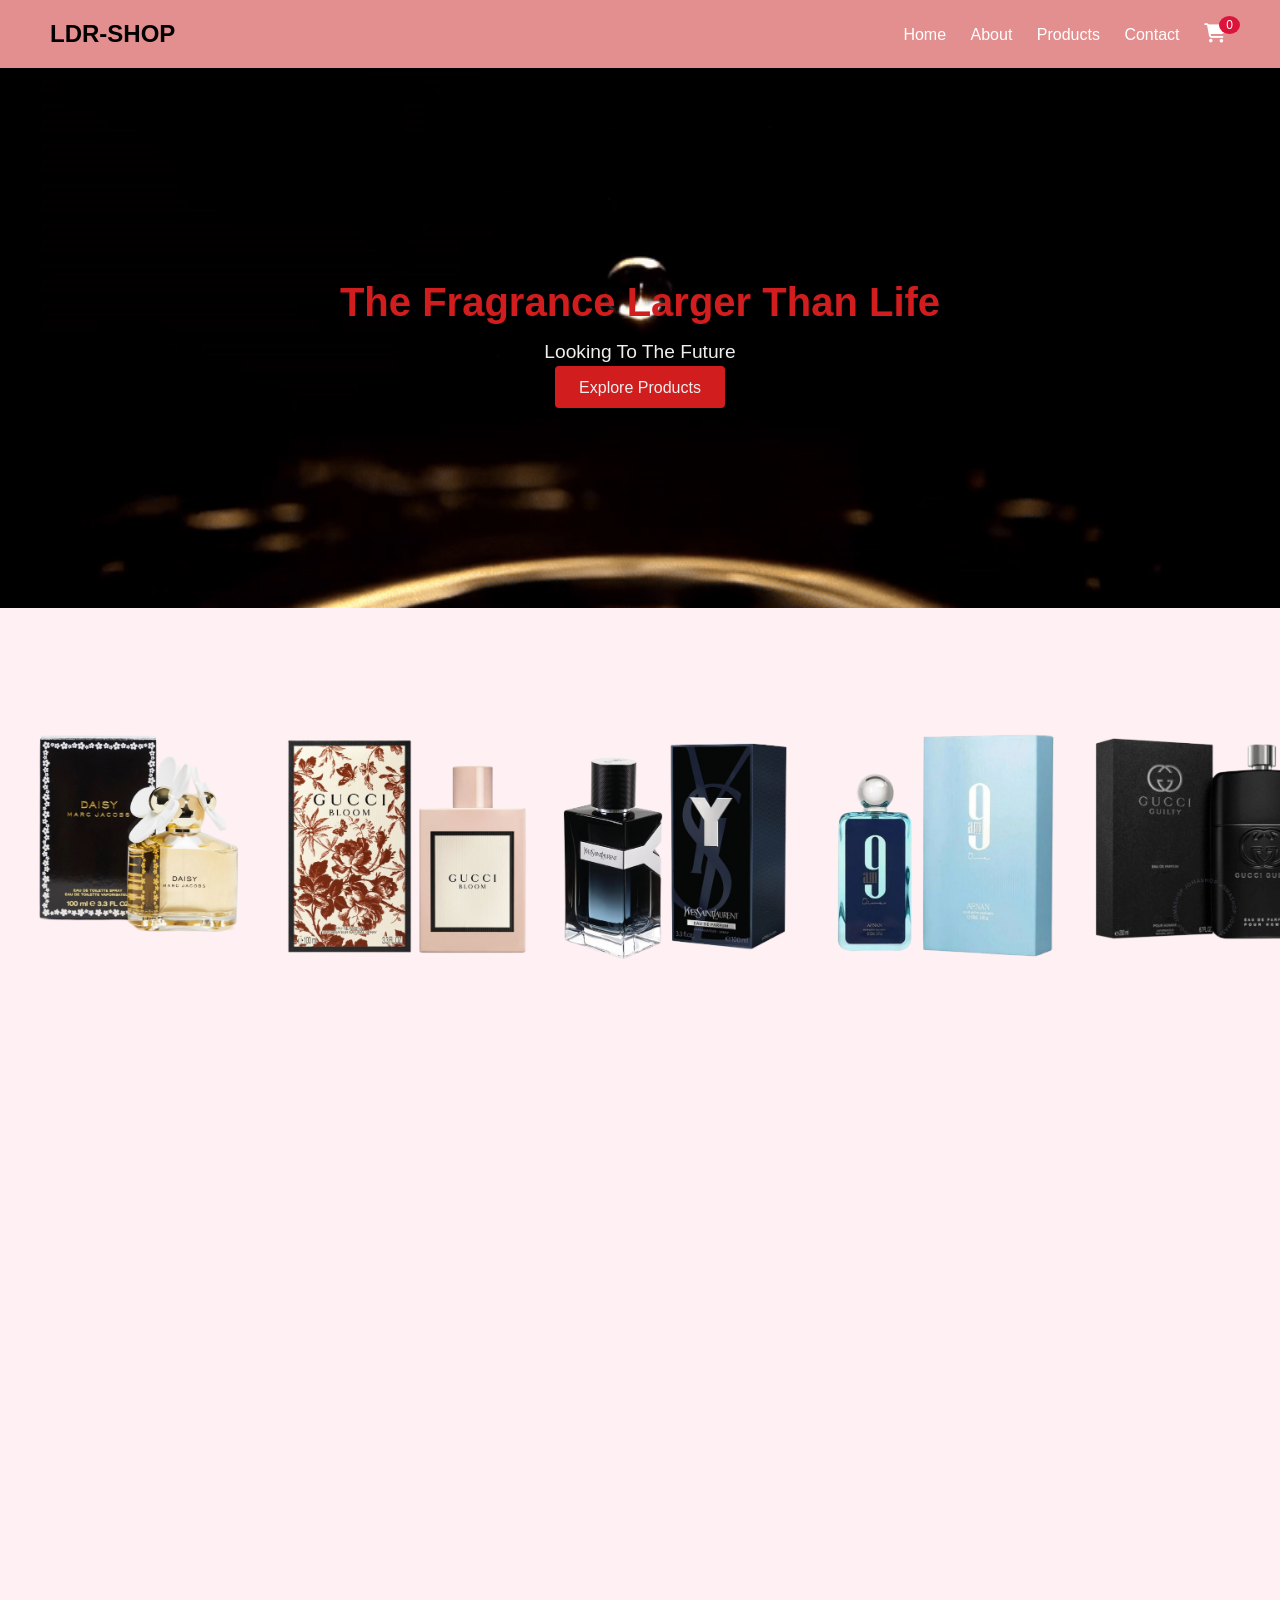
<file: index.html>
<!DOCTYPE html>
<html lang="en">
<head>
  <meta charset="UTF-8" />
  <meta name="viewport" content="width=device-width, initial-scale=1.0"/>
  <title>LDR-SHOP</title>
  <link rel="stylesheet" href="style.css" />
  <link href="https://unpkg.com/aos@2.3.1/dist/aos.css" rel="stylesheet" />
  <link rel="stylesheet" href="https://cdnjs.cloudflare.com/ajax/libs/font-awesome/6.4.0/css/all.min.css"/>

</head>
<body>
  <!-- Navbar -->
  <header class="navbar">
    <div class="logo">LDR-SHOP</div>
    <nav class="nav-links" id="navLinks">
      <a href="index.html">Home</a>
      <a href="index.html#about">About</a>
      <a href="products.html" class="active">Products</a>
      <a href="index.html#contact">Contact</a>
      <a href="cart.html" class="cart-link">
        <i class="fas fa-shopping-cart"></i>
        <span id="cart-count" class="cart-badge">0</span>
      </a>
    </nav>
    <div class="menu-toggle" id="menuToggle">
      <i class="fas fa-bars"></i>
    </div>
  </header>

  <!-- Hero Section -->
  <section class="hero" data-aos="fade-up" data-aos-duration="1000">
    <div class="hero-content">
      <h1>The Fragrance Larger Than Life</h1>
      <p>Looking To The Future</p>
      <a href="products.html" class="btn">Explore Products</a>
    </div>
  </section>

  <!-- Carousel -->
  <section class="carousel-section" data-aos="zoom-in" data-aos-delay="200">
    <div class="carousel-container" id="carousel">
      <img src="image/Marc Jacobs Daisyft box.png" alt="Marc Jacobs Perfume" />
      <img src="image/GUCCI Bloom ft box.png" alt="GUCCI Bloom Perfume" />
      <img src="image/YSL Y box.png" alt="YSL Y Perfume" />
      <img src="image/Afnan 9am ft box.png" alt="Afnan 9am Perfume" />
      <img src="image/Gucci Guilty ft box.png" alt="Gucci Guilty Perfume" />
    </div>
  </section>

  <!-- About -->
  <section id="about" class="about" data-aos="fade-left" data-aos-duration="1000">
    <div class="about-text">
      <h2>About LDR-SHOP</h2>
      <p>LDR-SHOP Sell only online shop.</p>
    </div>
    <div class="about-image">
      <img src="image/about.png" alt="Perfume Bottle"/>
    </div>
  </section>
  <section class="why-choose-us" data-aos="fade-up" data-aos-duration="1000">
  <div class="container text-center">
    <h2>Why Choose LDR-SHOP ?</h2>
    <div class="features">
      <div class="feature-box" data-aos="flip-left" data-aos-delay="200">
        <i class="fas fa-star"></i>
        <h4>Top-Quality Perfumes</h4>
        <p>We provide authentic, long-lasting fragrances from trusted global brands.</p>
      </div>
      <div class="feature-box" data-aos="flip-left" data-aos-delay="200">
        <i class="fas fa-shipping-fast"></i>
        <h4>Fast & Secure Delivery</h4>
        <p>Nationwide shipping with safe packaging ensures your order arrives in perfect condition.</p>
      </div>
      <div class="feature-box" data-aos="flip-left" data-aos-delay="200">
        <i class="fas fa-tags"></i>
        <h4>Affordable Luxury</h4>
        <p>Enjoy competitive pricing and seasonal discounts on all your favorite scents.</p>
      </div>
      <div class="feature-box" data-aos="flip-left" data-aos-delay="200">
        <i class="fas fa-headset"></i>
        <h4>Customer Support</h4>
        <p>Our team is here to help with any questions — before or after your purchase.</p>
      </div>
    </div>
  </div>
</section>
<section class="reviews" data-aos="fade-up" data-aos-duration="1000">
  <div class="container text-center">
    <h2>What Our Customers Say</h2>
    <div class="review-boxes">
      <div class="review" data-aos="fade-up" data-aos-delay="300">
        <p>"Absolutely love the fragrance! It lasts all day and the packaging was beautiful."</p>
        <h5>- Sokunthy, Phnom Penh</h5>
      </div>
     <div class="review" data-aos="fade-up" data-aos-delay="300">
        <p>"Easy to order and fast delivery. Highly recommend LDR-SHOP. to friends."</p>
        <h5>- Dara, Siem Reap</h5>
      </div>
     <div class="review" data-aos="fade-up" data-aos-delay="300">
        <p>"Amazing service and great value for money. I’ll be back for more."</p>
        <h5>- Lina, Battambang</h5>
      </div>
    </div>
  </div>
</section>
<section class="founder" data-aos="fade-in" data-aos-delay="100" data-aos-duration="1200">
  <div class="container text-center">
    <img src="image/ezgif-17fa95ae6c60b3.gif" alt="Founder" class="founder-img"/>
    <blockquote>
      “I started LDR-SHOP. to bring quality, luxury perfumes to every corner of Cambodia.
      Your confidence starts with your scent.”
    </blockquote>
  </div>
</section>
<!-- Contact -->
<section class="contact" id="contact" data-aos="fade-up" data-aos-duration="1000">
  <div class="container text-center">
    <h2>Contact Us</h2>
    <p>We’d love to hear from you! Reach us anytime.</p>

    <div class="contact-wrapper">
      <!-- Contact Info -->
      <div class="contact-info">
        <p><i class="fas fa-phone"></i> +855 98 765 432</p>
        <p><i class="fas fa-envelope"></i> support@ldr-shop.com</p>
        <div class="socials">
          <a href="https://www.facebook.com/share/14ERQzgQLar/?mibextid=wwXIfr"><i class="fab fa-facebook"></i></a>
          <a href="https://t.me/irene3iee"><i class="fab fa-telegram"></i></a>
          <a href="https://www.instagram.com/phors_da_?igsh=c2JlaWpzZnFzdHgx&utm_source=qr"><i class="fab fa-instagram"></i></a>
        </div>
      </div>

      <!-- Contact Form -->
       <form class="contact-form" action="thankyou.html" method="POST">
  <input type="text" name="name" placeholder="Your Name" required />
  <input type="email" name="email" placeholder="Your Email" required />
  <textarea name="message" placeholder="Your Message" rows="5" required></textarea>
  <button type="submit" class="btn">Send Message</button>
</form>
    </div>
  </div>
</section>
  <script src="https://unpkg.com/aos@2.3.1/dist/aos.js"></script>
  <script>
    AOS.init();
    const menuToggle = document.getElementById('menuToggle');
    const navLinks = document.getElementById('navLinks');
    menuToggle.addEventListener('click', () => {
      navLinks.classList.toggle('active');
    });
  </script>
</body>
</html>
</file>
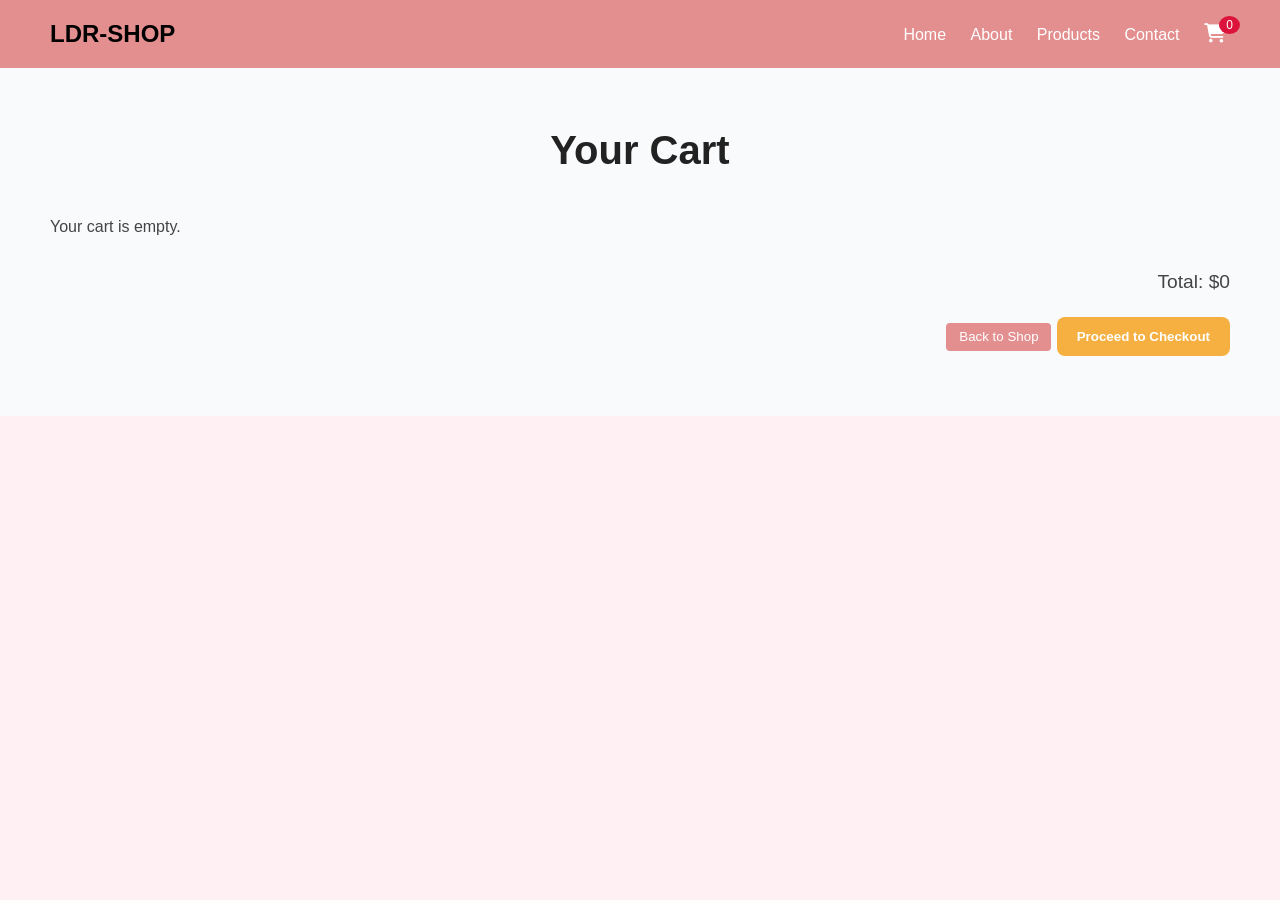
<file: cart.html>
<!DOCTYPE html>
<html lang="en">
<head>
  <meta charset="UTF-8" />
  <meta name="viewport" content="width=device-width, initial-scale=1.0"/>
  <title>LDR-SHOP - Cart</title>
  <link rel="stylesheet" href="style.css" />
  <link rel="stylesheet" href="https://cdnjs.cloudflare.com/ajax/libs/font-awesome/6.4.0/css/all.min.css"/>

</head>
<body>
   <!-- Navbar -->
  <header class="navbar">
    <div class="logo">LDR-SHOP</div>
    <nav class="nav-links" id="navLinks">
      <a href="index.html">Home</a>
      <a href="index.html#about">About</a>
      <a href="products.html" class="active">Products</a>
      <a href="index.html#contact">Contact</a>
      <a href="cart.html" class="cart-link">
        <i class="fas fa-shopping-cart"></i>
        <span id="cart-count" class="cart-badge">0</span>
      </a>
    </nav>
    <div class="menu-toggle" id="menuToggle">
      <i class="fas fa-bars"></i>
    </div>
  </header>

  <!-- Cart Section -->
  <section class="cart-section">
    <h2>Your Cart</h2>
    <div class="cart-items" id="cart-items">
      <!-- Cart items will be dynamically inserted here -->
    </div>
    <div class="cart-summary">
      <p>Total: $<span id="cart-total">0</span></p>
      <button class="back-btn" onclick="location.href='products.html'">Back to Shop</button>
      <button type="button" onclick="location.href='checkout.html'" class="checkout-btn">
       Proceed to Checkout
      </button>
      

    </div>
  </section>

  <script src="script.js"></script>
</body>
</html>
</file>
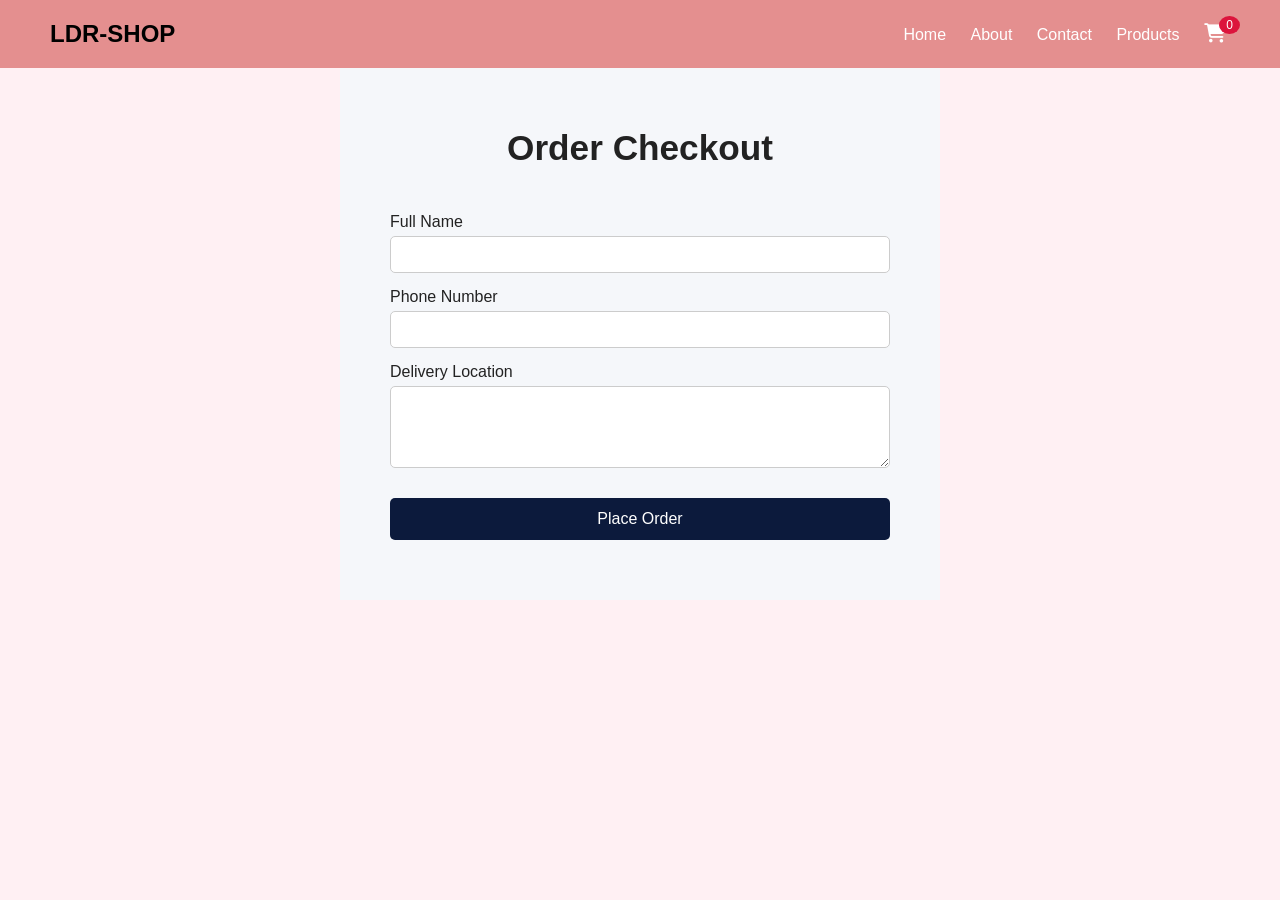
<file: checkout.html>
<!DOCTYPE html>
<html lang="en">
<head>
  <meta charset="UTF-8" />
  <meta name="viewport" content="width=device-width, initial-scale=1.0"/>
  <title>LDR-SHOP - Checkout</title>
  <link rel="stylesheet" href="style.css" />
  <link rel="stylesheet" href="https://cdnjs.cloudflare.com/ajax/libs/font-awesome/6.4.0/css/all.min.css"/>

</head>
<body>
  <!-- Navbar -->
  <header class="navbar">
    <div class="logo">LDR-SHOP</div>
    <nav class="nav-links">
      <a href="index.html">Home</a>
      <a href="index.html#about">About</a>
      <a href="index.html#contact">Contact</a>
      <a href="products.html">Products</a>
    <a href="cart.html" class="cart-link">
  <i class="fas fa-shopping-cart"></i>
  <span id="cart-count" class="cart-badge">0</span>
</a>

    </nav>
  </header>

  <!-- Checkout Section -->
  <section class="checkout-form">
    <h2>Order Checkout</h2>
    <form id="orderForm" onsubmit="submitOrder(event)">
      <label>Full Name</label>
      <input type="text" id="name" required />

      <label>Phone Number</label>
      <input type="tel" id="phone" required pattern="[0-9]{8,15}" />

      <label>Delivery Location</label>
      <textarea id="location" rows="4" required></textarea>

      <button type="submit">Place Order</button>
    </form>
    <div id="order-confirmation" style="display: none;">
      <h3>Thank you! Your order has been placed.</h3>
    </div>
  </section>

  <script src="script.js"></script>
</body>
</html>
</file>
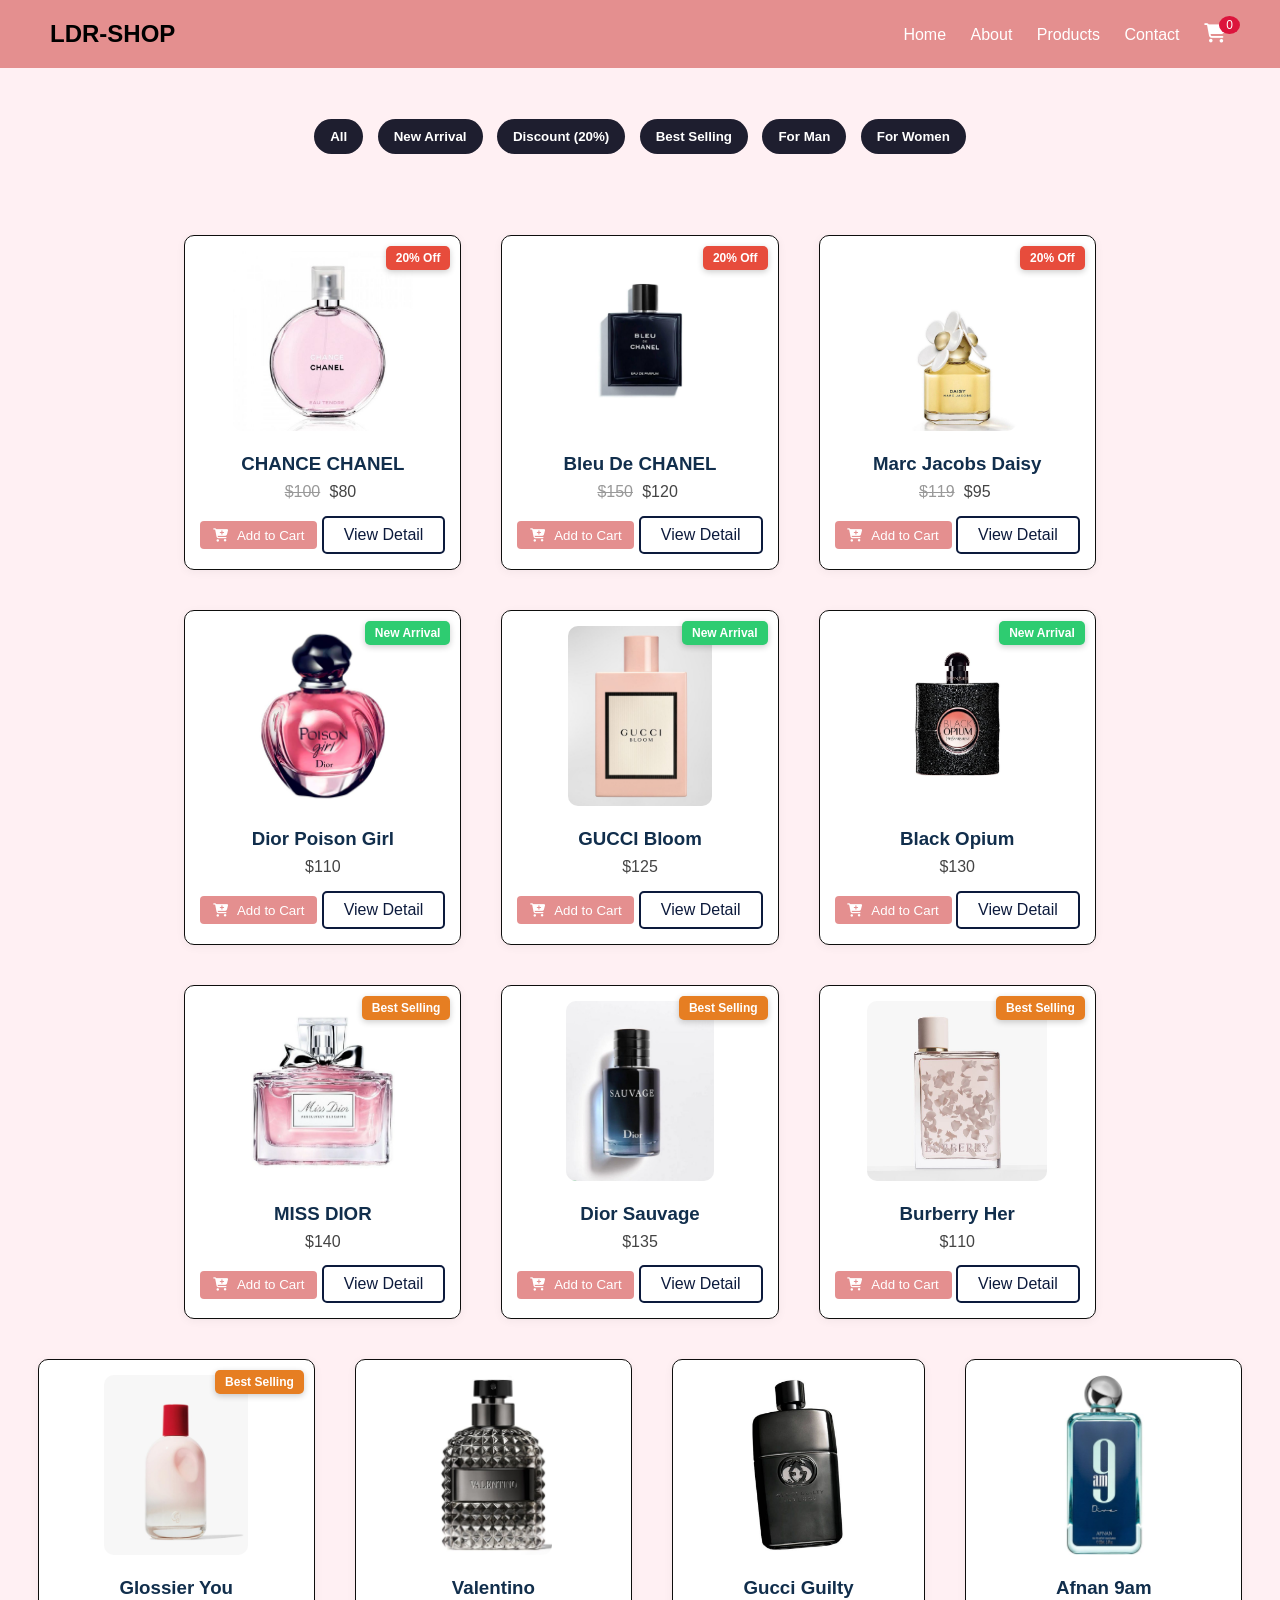
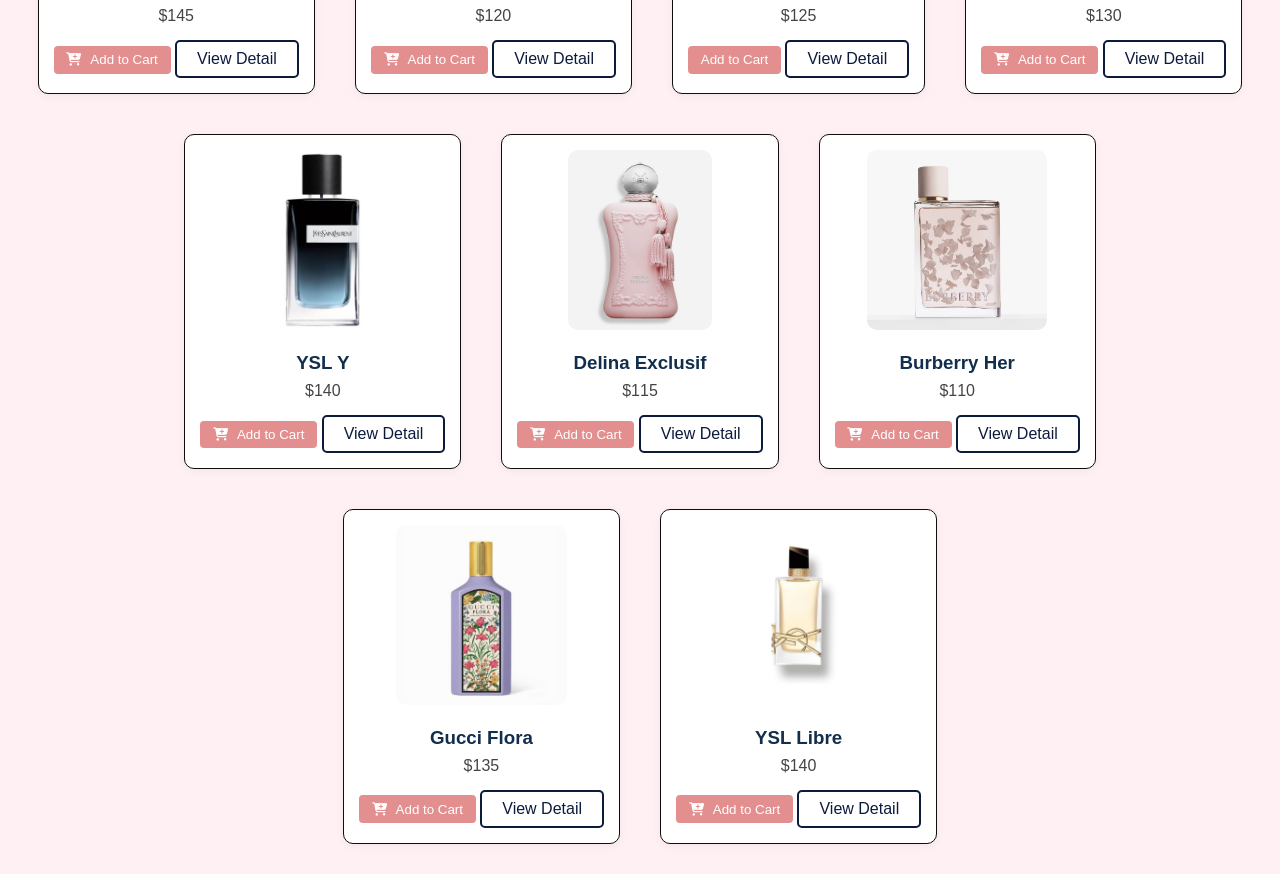
<file: products.html>
<!DOCTYPE html>
<html lang="en">
<head>
  <meta charset="UTF-8" />
  <meta name="viewport" content="width=device-width, initial-scale=1.0"/>
  <title>LDR-SHOP - All Products</title>
  <link rel="stylesheet" href="style.css" />
  <link href="https://unpkg.com/aos@2.3.1/dist/aos.css" rel="stylesheet" />
  <link rel="stylesheet" href="https://cdnjs.cloudflare.com/ajax/libs/font-awesome/6.4.0/css/all.min.css"/>
</head>
<body>
   <!-- Navbar -->
  <header class="navbar">
    <div class="logo">LDR-SHOP</div>
    <nav class="nav-links" id="navLinks">
      <a href="index.html">Home</a>
      <a href="index.html#about">About</a>
      <a href="products.html" class="active">Products</a>
      <a href="index.html#contact">Contact</a>
      <a href="cart.html" class="cart-link">
        <i class="fas fa-shopping-cart"></i>
        <span id="cart-count" class="cart-badge">0</span>
      </a>
    </nav>
    <div class="menu-toggle" id="menuToggle">
      <i class="fas fa-bars"></i>
    </div>
  </header>

<div class="filter-buttons">
  <button onclick="filterProducts('all')">All</button>
  <button onclick="filterProducts('new')">New Arrival</button>
  <button onclick="filterProducts('discount')">Discount (20%)</button>
  <button onclick="filterProducts('best')">Best Selling</button>
  <button onclick="filterProducts('man')">For Man</button>
  <button onclick="filterProducts('woman')">For Women</button>
</div>
<div id="product-section" class="product-scroll-container">
  <div class="product-discount" data-name="CHANCE CHANEL" data-price="80" data-img="image/Style Me Pretty Editors Signature Scents.jpg">
      <div class="product-label discount">20% Off</div>
    <img src="image/Style Me Pretty Editors Signature Scents.jpg" alt="CHANCE CHANEL">
    <h3>CHANCE CHANEL</h3>
    <p><del>$100</del> $80 <span class="discount"></span></p>
    <button onclick="addToCart('CHANCE CHANEL', 80, 'image/CHANCE CHANEL.jpg')">
     <i class="fas fa-cart-plus"></i> Add to Cart</button>
    <a class="btn-outline" href="product-detail.html?title=CHANCE CHANEL&price=80&image=image/CHANCE CHANEL.jpg">View Detail</a>
  </div>
  <div class="product-discount" data-name="Bleu De CHANEL" data-price="120" data-img="image/Eau De Parfum Spray Bleu De CHANEL 50ml.jpg">
    <div class="product-label discount">20% Off</div>
    <img src="image/Eau De Parfum Spray Bleu De CHANEL 50ml.jpg" alt="Discount Perfume 2">
    <h3>Bleu De CHANEL</h3>
    <p><del>$150</del> $120 <span class="discount"></span></p>
    <button onclick="addToCart('Bleu De CHANEL', 120, 'image/BLUE DE.jpg')"> 
    <i class="fas fa-cart-plus"></i> Add to Cart</button>
    <a class="btn-outline" href="product-detail.html?title=Bleu De CHANEL&price=120&image=image/BLUE DE.jpg">View Detail</a>
  </div>
  <div class="product-discount" data-name="Marc Jacobs Daisy" data-price="95" data-img="image/DAISY.jpg">
    <div class="product-label discount">20% Off</div>
    <img src="image/DAISY.jpg" alt="Marc Jacobs Daisy">
    <h3>Marc Jacobs Daisy</h3>
    <p><del>$119</del> $95 <span class="discount"></span></p>
    <button onclick="addToCart('Marc Jacobs Daisy', 95, 'image/DAISY.jpg')">
   <i class="fas fa-cart-plus"></i> Add to Cart</button>
    <a class="btn-outline" href="product-detail.html?title=Marc Jacobs Daisy&price=95&image=image/Daisy Marc Jacobs.jpg">View Detail</a>
  </div>
  <div class="product-new" data-name="Dior Poison Girl" data-price="110" data-img="image/Perfume Dior Poison Girl Eau De Parfum 100ml Para Mulheres.jpg">
     <div class="product-label new">New Arrival</div>
    <img src="image/Perfume Dior Poison Girl Eau De Parfum 100ml Para Mulheres.jpg" alt="Dior Poison Girl">
    <h3>Dior Poison Girl</h3>
    <p>$110</p>
    <button onclick="addToCart('Dior Poison Girl', 110, 'image/Perfume Dior Poison Girl Eau De Parfum 100ml Para Mulheres.jpg')">
    <i class="fas fa-cart-plus"></i> Add to Cart</button>
    <a class="btn-outline" href="product-detail.html?title=Dior Poison Girl&price=110&image=image/poison girl dior.jpg">View Detail</a>
  </div>
  <div class="product-new" data-name="GUCCI Bloom" data-price="125" data-img="image/GUCCI Bloom.jpg">
   <div class="product-label new">New Arrival</div>
   <img src="image/GUCCI Bloom.jpg" alt="GUCCI Bloom">
    <h3>GUCCI Bloom</h3>
    <p>$125</p>
    <button onclick="addToCart('GUCCI Bloom', 125, 'image/GUCCI Bloom.jpg')">
     <i class="fas fa-cart-plus"></i> Add to Cart</button>
    <a class="btn-outline" href="product-detail.html?title=GUCCI Bloom&price=125&image=image/Bloom.jpg">View Detail</a>
  </div>
  <div class="product-new" data-name="Black Opium" data-price="130" data-img="image/Black Opium.jpg">
     <div class="product-label new">New Arrival</div>
    <img src="image/Black Opium.jpg" alt="Black Opium">
    <h3>Black Opium</h3>
    <p>$130</p>
    <button onclick="addToCart('Black Opium', 130, 'image/Black Opium.jpg')">
       <i class="fas fa-cart-plus"></i> Add to Cart</button>
    <a class="btn-outline" href="product-detail.html?title=Black Opium&price=130&image=image/Black Opium YSL.jpg">View Detail</a>
  </div>

  <!-- Best Selling -->
  <div class="product-best" data-name="MISS DIOR" data-price="140" data-img="image/MISS DIOR.jpg">
    <div class="product-label best">Best Selling</div>
    <img src="image/MISS DIOR.jpg" alt="MISS DIOR">
    <h3>MISS DIOR</h3>
    <p>$140</p>
    <button onclick="addToCart('MISS DIOR', 140, 'image/MISS DIOR.jpg')">
       <i class="fas fa-cart-plus"></i> Add to Cart</button>
    <a class="btn-outline" href="product-detail.html?title=MISS DIOR&price=140&image=image/Miss Dior Blooming Bouquet perfume.jpg">View Detail</a>
  </div>
  <div class="product-best" data-name="Dior Sauvage" data-price="135" data-img="image/ok.jpg">
    <div class="product-label best">Best Selling</div>
    <img src="image/ok.jpg" alt="Dior Sauvage">
    <h3>Dior Sauvage</h3>
    <p>$135</p>
    <button onclick="addToCart('Dior Sauvage', 135, 'image/ok.jpg')">
       <i class="fas fa-cart-plus"></i> Add to Cart</button>
    <a class="btn-outline" href="product-detail.html?title=Dior Sauvage&price=135&image=image/Dior Sauvage.jpg">View Detail</a>
  </div>
   <div class="product-best" data-name="Burberry Her" data-price="110" data-img="image/buberry her.jpg">
    <div class="product-label best">Best Selling</div>
    <img src="image/buberry her.jpg" alt="Burberry Her">
    <h3>Burberry Her</h3>
    <p>$110</p>
    <button onclick="addToCart('Burberry Her', 110, 'image/buberry her.jpg')">
       <i class="fas fa-cart-plus"></i> Add to Cart</button>
    <a class="btn-outline" href="product-detail.html?title=Burberry Her&price=110&image=image/buberry her.jpg">View Detail</a>
  </div>
  <div class="product-best" data-name="Glossier You" data-price="145" data-img="image/Glossier You.jpg">
    <div class="product-label best">Best Selling</div>
    <img src="image/Glossier You.jpg" alt="Glossier You">
    <h3>Glossier You</h3>
    <p>$145</p>
    <button onclick="addToCart('Glossier You', 145, 'image/You Glossier.jpg')">
       <i class="fas fa-cart-plus"></i> Add to Cart</button>
    <a class="btn-outline" href="product-detail.html?title=Glossier You&price=145&image=image/You Glossier.jpg">View Detail</a>
  </div>

  <!-- For Man -->
  <div class="product-man" data-name="Valentino" data-price="120" data-img="image/Cologne for Men _ Nordstrom.jpg">
    <img src="image/Cologne for Men _ Nordstrom.jpg" alt="Valentino">
    <h3>Valentino</h3>
    <p>$120</p>
    <button onclick="addToCart('Valentino', 120, 'image/Cologne for Men _ Nordstrom.jpg')">
       <i class="fas fa-cart-plus"></i> Add to Cart</button>
    <a class="btn-outline" href="product-detail.html?title=Valentino&price=120&image=image/Valentino Uomo.jpg">View Detail</a>
  </div>
  <div class="product-man" data-name="Gucci Guilty" data-price="125" data-img="image/The best Gucci.jpg">
    <img src="image/The best Gucci.jpg" alt="Gucci Guilty">
    <h3>Gucci Guilty</h3>
    <p>$125</p>
    <button onclick="addToCart('Gucci Guilty', 125, 'image/The best Gucci.jpg')">Add to Cart</button>
    <a class="btn-outline" href="product-detail.html?title=Gucci Guilty&price=125&image=image/Gucci Guilty.jpg">View Detail</a>
  </div>
  <div class="product-man" data-name="Afnan 9am" data-price="130" data-img="image/Afnan 9am.jpg">
    <img src="image/Afnan 9am.jpg" alt="Afnan 9am">
    <h3>Afnan 9am </h3>
    <p>$130</p>
    <button onclick="addToCart('Afnan 9am', 130, 'image/Afnan 9am.jpg')">
       <i class="fas fa-cart-plus"></i> Add to Cart</button>
    <a class="btn-outline" href="product-detail.html?title=Afnan 9am&price=130&image=image/Afnan 9am man.jpg">View Detail</a>
  </div>
  <div class="product-man" data-name="YSL Y " data-price="140" data-img="image/Top.jpg">
    <img src="image/Top.jpg" alt="YSL Y ">
    <h3>YSL Y </h3>
    <p>$140</p>
    <button onclick="addToCart('YSL Y ', 140, 'image/Top.jpg')">
       <i class="fas fa-cart-plus"></i> Add to Cart</button>
    <a class="btn-outline" href="product-detail.html?title=YSL Y &price=140&image=image/YSL Y.jpg">View Detail</a>
  </div>

  <!-- For Woman -->
  <div class="product-woman" data-name="Delina Exclusif" data-price="115" data-img="image/ELLE Editors Can’t Stop Talking About These Floral Perfumes.jpg">
    <img src="image/ELLE Editors Can’t Stop Talking About These Floral Perfumes.jpg" alt="Delina Exclusif">
    <h3>Delina Exclusif</h3>
    <p>$115</p>
    <button onclick="addToCart('Delina Exclusif', 115, 'image/ELLE Editors Can’t Stop Talking About These Floral Perfumes.jpg')">
       <i class="fas fa-cart-plus"></i> Add to Cart</button>
    <a class="btn-outline" href="product-detail.html?title=Delina Exclusif&price=115&image=image/Delina Exclusif Parfums de Marly.jpg">View Detail</a>
  </div>
  <div class="product-woman" data-name="Burberry Her" data-price="110" data-img="image/buberry her.jpg">
    <img src="image/buberry her.jpg" alt="Burberry Her">
    <h3>Burberry Her</h3>
    <p>$110</p>
    <button onclick="addToCart('Burberry Her', 110, 'image/Gucci.jpg')">
       <i class="fas fa-cart-plus"></i> Add to Cart</button>
    <a class="btn-outline" href="product-detail.html?title=Burberry Her&price=110&image=image/buberry her.jpg">View Detail</a>
  </div>
  <div class="product-woman" data-name="Gucci Flora " data-price="135" data-img="image/Gucci.jpg">
    <img src="image/Gucci.jpg" alt="Woman Perfume 3">
    <h3>Gucci Flora </h3>
    <p>$135</p>
    <button onclick="addToCart('Gucci Flora ', 135, 'image/Gucci Flora.jpg')">
       <i class="fas fa-cart-plus"></i> Add to Cart</button>
    <a class="btn-outline" href="product-detail.html?title=Gucci Flora &price=135&image=image/Flora Gorgeous Magnolia Gucci.jpg">View Detail</a>
  </div>
  <div class="product-woman" data-name="YSL Libre" data-price="140" data-img="image/YSL women.jpg">
    <img src="image/YSL women.jpg" alt="YSL Libre">
    <h3>YSL Libre</h3>
    <p>$140</p>
    <button onclick="addToCart('YSL Libre', 140, 'image/YSL women.jpg')">
       <i class="fas fa-cart-plus"></i> Add to Cart</button>
    <a class="btn-outline" href="product-detail.html?title=YSL Libre&price=140&image=image/YSL Libre perfume.jpg">View Detail</a>
  </div>
</div>

  <script src="https://unpkg.com/aos@2.3.1/dist/aos.js"></script>
  <script>
    AOS.init();
  </script>
  <script src="script.js"></script>
</body>
</html>
</file>
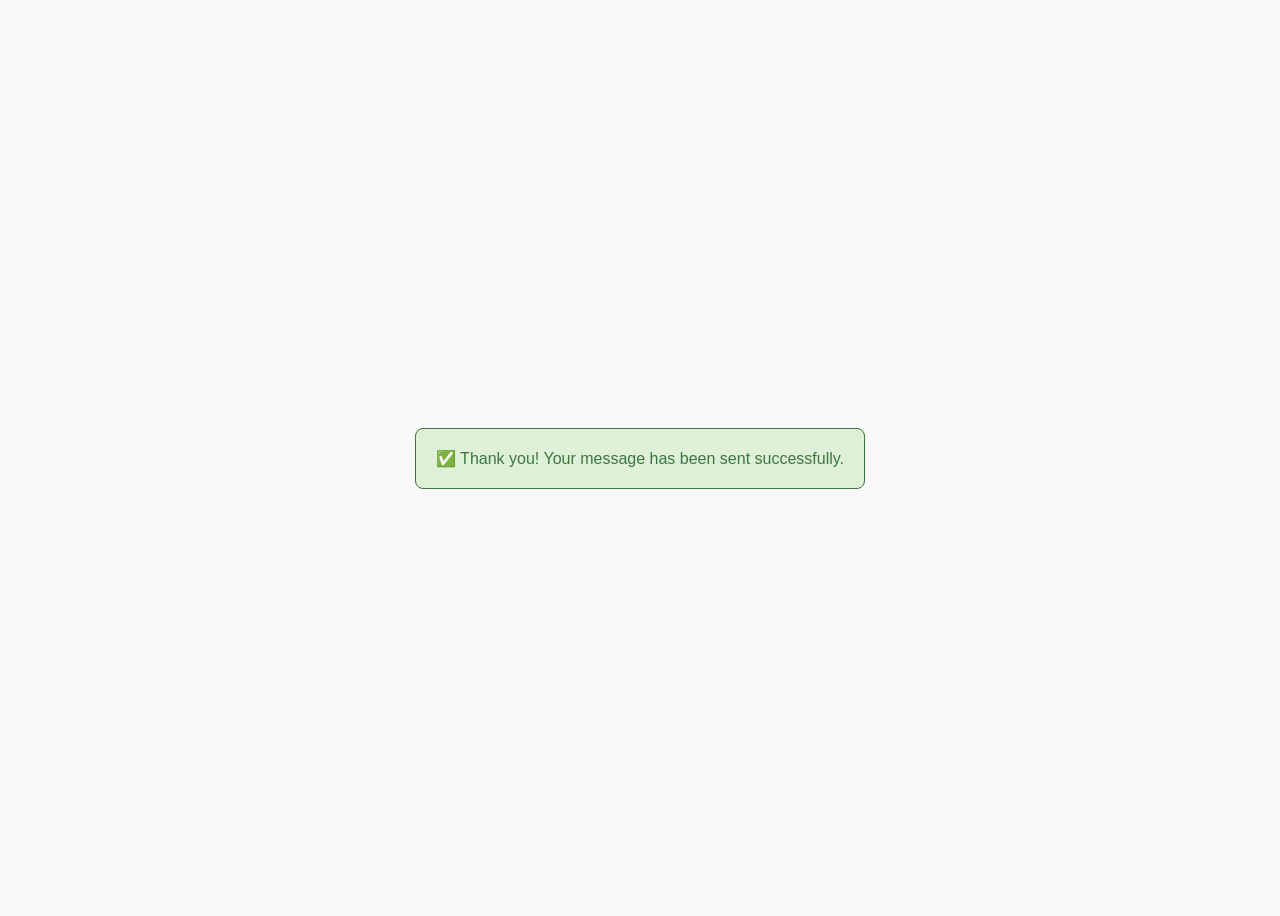
<file: thankyou.html>
<!DOCTYPE html>
<html lang="en">
<head>
  <meta charset="UTF-8" />
  <title>Thank You</title>
  <style>
    body {
      display: flex;
      justify-content: center;
      align-items: center;
      height: 100vh;
      font-family: Arial, sans-serif;
      background: #f9f9f9;
    }
    .alert-box {
      padding: 20px;
      background: #dff0d8;
      border: 1px solid #3c763d;
      color: #3c763d;
      border-radius: 8px;
      text-align: center;
    }
  </style>
</head>
<body>
  <div class="alert-box">
    ✅ Thank you! Your message has been sent successfully.
  </div>
</body>
</html>
</file>
<file: style.css>
/* Reset & Fonts */
* {
  margin: 0;
  padding: 0;
  box-sizing: border-box;
  font-family: 'Segoe UI', sans-serif;
}
body {
  background-color:#fff0f3;
  color: #222;
  scroll-behavior: smooth;
}
a {
  text-decoration: none;
  color: inherit;
}

/* Navbar */
.navbar {
  display: flex;
  justify-content: space-between;
  align-items: center;
  background-color: #e48f8f ;
  padding: 20px 50px;
  background-size: cover;
  background-position: center;
  background-repeat: no-repeat;
  color: #fff;
  position: sticky;
  top: 0;
  z-index: 1000;
}

.navbar .logo {
  font-size: 24px;
  font-weight: bold;
  color: black;
}

.navbar .nav-links a {
  margin-left: 20px;
  text-decoration: none;
  color: #fff;
  font-weight: 500;
  transition: color 0.3s;
}

.navbar .nav-links a:hover {
  color: #d11d1d; 
}

 .menu-toggle {
      display: none;
      font-size: 1.5rem;
      color: #02091b;
      cursor: pointer;
    }

    /* Responsive Styles */
    @media (max-width: 768px) {
      .menu-toggle {
        display: block;
      }

      .nav-links {
        position: absolute;
        top: 60px;
        right: 0;
        flex-direction: column;
        background: #333;
        width: 100%;
        display: none;
        text-align: center;
        padding: 1rem 0;
      }

      .nav-links.active {
        display: flex;
      }

      .nav-links a {
        padding: 0.75rem;
        font-size: 1.2rem;
      }
    }
/* HERO SECTION */
.hero {
  background: url('image/ezgif-2585135b15b112.gif') center/cover no-repeat;
  color: #d11d1d;
  text-align: center;
  padding: 5rem 2rem;
  display: flex;
  justify-content: center;
  align-items: center;
  height: 60vh;
}

.hero-content h1 {
  font-size: 2.5rem;
}

.hero-content p {
  font-size: 1.2rem;
  margin: 1rem 0;
  color: #EFEFEF;
}

.btn {
  background-color: #d11d1d;
  color: #EFEFEF;
  padding: 0.8rem 1.5rem;
  text-decoration: none;
  border-radius: 4px;
  transition: background 0.3s;
}

.btn:hover {
  background-color: #e48f8f;
}
.btns {
  background-color: darkblue;
  color: #fff;
  padding: 0.8rem 1.5rem;
  text-decoration: none;
  border-radius: 4px;
  transition: background 0.3s;
}
/* CAROUSEL SECTION */
.carousel-section {
  overflow: -moz-hidden-unscrollable;
  background-color:#fff0f3;
  padding: 25px 0;
}

.carousel-container {
  display: flex;
  scroll-snap-type: x mandatory;
  gap: 1rem;
  padding: 1rem;
  animation: slideCarousel 20s linear infinite;
}

.carousel-container img {
  width: 250px;
  height: auto;
  border-radius: 8px;
  flex-shrink: 0;
  transition: transform 2s;
}
.carousel-container img:hover {
  transform: scale(1.15);
}

@keyframes slideCarousel {
  0% {
    transform: translateX(100%);
  }
  100% {
    transform: translateX(-100%);
  }
}
/* About Section */
.about {
  display: flex;
  justify-content: space-between;
  align-items: center;
   padding: 3rem 2rem;
  flex-wrap: wrap;
  background: #fff;
  color: #333;
}
.about-text {
  flex: 1;
  padding: 1rem;
  min-width: 250px;
}
.about-text h2 {
  font-size: 2.5rem;
  margin-bottom: 20px;
}
.about-image img {
  width: 100%;
  max-width: 400px;
  border-radius: 8px;
}
.filter-buttons {
  text-align: center;
  padding: 1rem;
}

.filter-buttons button {
  margin: 0.3rem;
  padding: 0.5rem 1rem;
  border: none;
  background: #003366;
  color: #fff;
  border-radius: 5px;
  cursor: pointer;
  transition: background 0.5s ease;
}

.filter-buttons button:hover {
  background: #0055aa;
}

.product-scroll-container {
  display: grid;
  grid-template-columns: repeat(auto-fit, minmax(220px, 1fr));
  gap: 1.5rem;
  padding: 2rem;
}
.why-choose-us, .reviews, .founder {
  padding: 4rem 2rem;
  background: rgba(254, 244, 236, 0.984);
}

.why-choose-us h2,
.reviews h2,
.founder h4 {
  margin-bottom: 2rem;
}

.features {
  display: flex;
  flex-wrap: wrap;
  justify-content: center;
  gap: 2rem;
}

.feature-box {
  background: #ffffff;
  padding: 1.5rem;
  border-radius: 10px;
  max-width: 250px;
  box-shadow: 0 4px 12px rgba(0,0,0,0.1);
}

.feature-box i {
  font-size: 2rem;
  margin-bottom: 1rem;
  color: #f39c12;
}

.review-boxes {
  display: flex;
  flex-direction: column;
  gap: 1.5rem;
  max-width: 800px;
  margin: auto;
}

.review {
  background: #fff;
  padding: 1.5rem;
  border-left: 4px solid #f39c12;
  border-radius: 6px;
  box-shadow: 0 2px 8px rgba(0,0,0,0.08);
}

.founder-img {
  width: 100%;
  max-width: 400px;
  border-radius: 10px;
}

blockquote {
  font-style: italic;
  color: #555;
  margin: 1rem auto;
  max-width: 600px;
}

.contact {
  padding: 60px 20px;
  background: #f9f9f9;
}

.contact h2 {
  font-size: 2rem;
  margin-bottom: 10px;
}

.contact p {
  margin-bottom: 20px;
  color: #555;
}

.contact-wrapper {
  display: flex;
  flex-wrap: wrap;
  justify-content: center;
  gap: 30px;
}

.contact-info {
  flex: 1;
  min-width: 250px;
  text-align: left;
}

.contact-info p {
  margin: 8px 0;
  font-size: 1rem;
}

.contact-info i {
  margin-right: 10px;
  color: #444;
}

.contact-info .socials a {
  margin: 0 8px;
  font-size: 1.2rem;
  color: #444;
  transition: color 0.3s ease;
}

.contact-info .socials a:hover {
  color: #ff4081;
}

.contact-form {
  flex: 1;
  min-width: 280px;
  display: flex;
  flex-direction: column;
}

.contact-form input,
.contact-form textarea {
  margin-bottom: 15px;
  padding: 12px;
  border: 1px solid #ccc;
  border-radius: 8px;
  outline: none;
}

.contact-form button {
  padding: 12px;
  border: none;
  border-radius: 8px;
  background: #111;
  color: #fff;
  font-size: 1rem;
  cursor: pointer;
  transition: background 0.3s ease;
}

.contact-form button:hover {
  background: #ff4081;
}


/* TEAM SECTION */
.team-member {
  margin-bottom: 2rem;
  text-align: center;
}
.team-member img {
   width: 160px;
  height: 160px;
  object-fit: cover;
  border-radius: 50%;
  border: 0.5rem solid rgba(0, 0, 0, 0.1);
}
.team-member h4, .team-member .h4 {
  margin-top: 1.5rem;
  margin-bottom: 0;
}

.img-brand {
  height: 2.75rem;
}
.text-center {
  text-align: center !important;
}
.col-lg-4 {
    flex: 0 0 auto;
    width: 33.33333333%;
}
.row {

  display: flex;
  flex-wrap: wrap;
  margin-top: calc(-1 * var(--bs-gutter-y));
  margin-right: calc(-0.5 * var(--bs-gutter-x));
  margin-left: calc(-0.5 * var(--bs-gutter-x));
}

.text-muted {
  --bs-text-opacity: 1;
  color: #6c757d !important;
}
.mx-auto {
  margin-right: auto !important;
  margin-left: auto !important;
}
.rounded-circle {
  border-radius: 50% !important;
}

.btn-social {
  height: 2.5rem;
  width: 2.5rem;
  display: inline-flex;
  align-items: center;
  justify-content: center;
  padding: 0;
  border-radius: 100%;
}
.mx-2 {
  margin-right: 0.5rem !important;
  margin-left: 0.5rem !important;
}
.page-section {
  padding: 6rem 0;
}
.page-section h2.section-heading, .page-section .section-heading.h2 {
  font-size: 2.5rem;
  margin-top: 0;
  margin-bottom: 1rem;
}
.page-section h3.section-subheading, .page-section .section-subheading.h3 {
  font-size: 1rem;
  font-weight: 400;
  font-style: italic;
  font-family: "Roboto Slab", -apple-system, BlinkMacSystemFont, "Segoe UI", Roboto, "Helvetica Neue", Arial, sans-serif, "Apple Color Emoji", "Segoe UI Emoji", "Segoe UI Symbol", "Noto Color Emoji";
  margin-bottom: 3rem;
}

@media (min-width: 768px) {
  section {
    padding: 9rem 0;
  }
}
.text-bg-light {
  color: #000 !important;
  background-color: RGBA(248, 249, 250, var(--bs-bg-opacity, 1)) !important;
}
.col-lg-4 {
    flex: 0 0 auto;
    width: 33.33333333%;
}
.btn-social i {
  font-size: 20px;
  transition: transform 0.2s ease;
}

.btn-social:hover i {
  transform: scale(1.2);
}
/* Fade-in animation */
@keyframes fadeInUp {
  0% {
    opacity: 0;
    transform: translateY(40px);
  }
  100% {
    opacity: 1;
    transform: translateY(0);
  }
}

/* FOOTER */
.footer {
  text-align: center;
  padding: 1rem;
  background-color: #222;
  color: #fff;
  margin-top: 2rem;
}

/* MEDIA QUERIES */
@media (max-width: 768px) {
  .hero-content h1 {
    font-size: 1.8rem;
  }

  .hero-content p {
    font-size: 1rem;
  }

  .about {
    flex-direction: column;
    text-align: center;
  }

  .about-image, .about-text {
    width: 100%;
  }

  .carousel-container img {
    width: 200px;
  }
}
/* Product Card */
.product-discount,
.product-new,
.product-best,
.product-man,
.product-woman {
  background: gray;
  padding: 1rem;
  border-radius: 12px;
  box-shadow: 0 2px 6px rgba(0,0,0,0.1);
  transition: transform 0.3s ease, box-shadow 0.3s ease;
  text-align: center;
}

.product-discount:hover,
.product-new:hover,
.product-best:hover,
.product-man:hover,
.product-woman:hover {
  transform: translateY(-5px);
  box-shadow: 0 6px 16px rgba(0,0,0,0.15);
}

.product-discount img,
.product-new img,
.product-best img,
.product-man img,
.product-woman img {
  max-width: 100%;
  height: 180px;
  object-fit: cover;
  border-radius: 8px;
  margin-bottom: 0.8rem;
}

h3 {
  margin: 0.5rem 0;
  color: #112e4c;
}

p {
  margin: 0.3rem 0;
  color: #444;
}

.discount {
  color: #d10000;
  font-weight: bold;
  margin-left: 0.3rem;
}

del {
  color: #999;
  margin-right: 0.3rem;
}

button {
  background: #e48f8f;
  color: white;
  padding: 0.4rem 0.8rem;
  border: none;
  border-radius: 4px;
  cursor: pointer;
  margin-top: 0.5rem;
  transition: background 0.3s;
}
button:hover {
  background: rgb(91, 7, 7);
}
a.view-details {
  display: inline-block;
  margin-top: 0.5rem;
  text-decoration: none;
  color: #003366;
  border: 1px solid #003366;
  padding: 0.4rem 0.8rem;
  border-radius: 4px;
  transition: background 0.3s, color 0.3s;
}
a.view-details:hover {
  background: #003366;
  color: white;
}
@media (max-width: 768px) {
  .product-scroll-container {
    grid-template-columns: repeat(auto-fit, minmax(160px, 1fr));
    padding: 1rem;
  }
  button,
  a.view-details {
    font-size: 0.9rem;
    padding: 0.3rem 0.6rem;
  }
  h3 {
    font-size: 1rem;
  }

  p {
    font-size: 0.9rem;
  }
}
@media (max-width: 480px) {
  .product-scroll-container {
    grid-template-columns: 1fr;
  }
}

/* Existing styles here */

/* Product Label Styles */
.product-label {
  position: absolute;
  top: 10px;
  right: 10px;
  padding: 5px 10px;
  font-size: 12px;
  font-weight: bold;
  color: #fff;
  border-radius: 5px;
  z-index: 2;
  box-shadow: 0 2px 6px rgba(0,0,0,0.2);
  transform: scale(1);
  transition: transform 0.3s ease, background-color 0.3s ease;
}

.product-label:hover {
  transform: scale(1.1);
}

.product-label.new {
  background-color: #2ecc71; /* green */
}

.product-label.best {
  background-color: #e67e22; /* orange */
}

.product-label.discount {
  background-color: #e74c3c; /* red */
}

/* Product Card Positioning */
.product-discount,
.product-new,
.product-best,
.product-man,
.product-woman {
  position: relative;
  overflow: hidden;
  border: 1px solid #0e0e0d;
  border-radius: 10px;
  padding: 15px;
  margin: 10px;
  text-align: center;
  background: #fff;
  box-shadow: 0 2px 10px rgba(0, 0, 0, 0.05);
}

.product-scroll-container {
  display: flex;
  flex-wrap: wrap;
  justify-content: center;
  gap: 20px;
  padding: 20px;
}

.product-scroll-container img {
  max-width: 100%;
  border-radius: 10px;
  margin-bottom: 10px;
}

.view-details,
.btn-outline {
  display: inline-block;
  margin-top: 10px;
  padding: 8px 15px;
  border: 1px solid #333;
  border-radius: 5px;
  text-decoration: none;
  color: #333;
  transition: background 0.3s, color 0.3s;
}

.view-details:hover,
.btn-outline:hover {
  background: #333;
  color: #fff;
}

/* Hidden product style */
.product-hidden {
  display: none !important;
  opacity: 0;
  transition: opacity 0.3s ease;
}


.cart-section {
  padding: 60px 50px;
  background: #f9fafc;
}
.cart-section h2 {
  font-size: 2.5rem;
  text-align: center;
  margin-bottom: 40px;
}
.cart-items {
  display: flex;
  flex-direction: column;
  gap: 20px;
}
.cart-item {
  display: flex;
  align-items: center;
  background: white;
  padding: 15px 20px;
  border-radius: 10px;
  box-shadow: 0 4px 10px rgba(0,0,0,0.05);
}
.cart-item img {
  width: 80px;
  height: 80px;
  object-fit: cover;
  margin-right: 20px;
  border-radius: 8px;
}
.cart-item-details {
  flex-grow: 1;
}
.cart-item-title {
  font-weight: 600;
}
.cart-item-price {
  color: #666;
}
.remove-btn {
  background: crimson;
  color: white;
  padding: 5px 12px;
  border: none;
  border-radius: 5px;
  cursor: pointer;
}
.cart-summary {
  margin-top: 30px;
  text-align: right;
  font-size: 1.2rem;
}
.cart-summary .btn {
  margin-top: 10px;
  display: inline-block;
  background: #0c1a3c;
  color: white;
  padding: 10px 25px;
  border-radius: 5px;
  font-weight: bold;
}
.product-detail {
  display: flex;
  justify-content: space-around;
  align-items: center;
  padding: 80px 50px;
  background-color: #f4f6f9;
}
.product-details {
  display: flex;
  justify-content: space-around;
  align-items: center;
  padding: 80px 50px;
  background-color: #f4f6f9;
}
.product-detailss {
  display: flex;
  justify-content: space-around;
  align-items: center;
  padding: 80px 50px;
  background-color: #f4f6f9;
}
.product-image img {
  width: 350px;
  border-radius: 12px;
  box-shadow: 0 4px 20px rgba(0,0,0,0.1);
}
.product-info {
  max-width: 500px;
}
.product-info h1 {
  font-size: 2.5rem;
  margin-bottom: 20px;
}
.product-info p {
  font-size: 1.1rem;
  margin-bottom: 10px;
}
.product-price {
  font-size: 1.5rem;
  color: #0c1a3c;
  margin: 20px 0;
}
.product-info input[type="number"] {
  width: 80px;
  padding: 5px;
  margin-top: 10px;
  margin-bottom: 20px;
}
.product-info button {
  padding: 10px 20px;
  background-color: #0c1a3c;
  color: white;
  border: none;
  border-radius: 5px;
  cursor: pointer;
}
.product-info button:hover {
  background-color: #1a2950;
}
.checkout-btn {
  display: inline-block;
  background-color: #f5b041;
  color: white;
  padding: 12px 20px;
  font-weight: bold;
  text-decoration: none;
  border-radius: 8px;
  margin-top: 20px;
  transition: background 0.3s;
}

.checkout-btn:hover {
  background-color: #e5983b;
}

.checkout-form {
  padding: 60px 50px;
  max-width: 600px;
  margin: auto;
  background: #f5f7fa;
}
.checkout-form h2 {
  font-size: 2.2rem;
  margin-bottom: 30px;
  text-align: center;
}
.checkout-form form {
  display: flex;
  flex-direction: column;
}
.checkout-form label {
  font-weight: 600px;
  margin-top: 15px;
}
.checkout-form input,
.checkout-form textarea {
  padding: 10px;
  margin-top: 5px;
  border: 1px solid #ccc;
  border-radius: 5px;
}
.checkout-form button {
  margin-top: 30px;
  padding: 12px;
  background: #0c1a3c;
  color: white;
  border: none;
  border-radius: 5px;
  font-size: 1rem;
  cursor: pointer;
}
.checkout-form button:hover {
  background: #1a2950;
}

.btn-outline {
  display: inline-block;
  margin-top: 10px;
  padding: 8px 20px;
  border: 2px solid #0c1a3c;
  color: #0c1a3c;
  border-radius: 5px;
  font-weight: 600px;
  text-decoration: none;
  transition: 0.3s;
}
.btn-outline:hover {
  background-color: #0c1a3c;
  color: white;
}
button i {
  margin-right: 6px;
}
.cart-badge {
  position: absolute;
  top: -8px;
  right: -12px;
  background-color: crimson;
  color: white;
  padding: 2px 8px;
  font-size: 0.8rem;
  border-radius: 50%;
  padding: 2px 6px;
  font-size: 0.75rem;
 
}
.cart-link {
  position: relative;
  display: inline-flex;
  align-items: center;
  font-size: 1rem;
  color: white;
}

.cart-link i {
  font-size: 1.2rem;
  margin-right: 4px;
}

.cart-badge {
  background-color: crimson;
  color: white;
  padding: 2px 7px;
  font-size: 0.75rem;
  border-radius: 50%;
  position: absolute;
  top: -8px;
  right: -10px;
}
.filter-buttons {
  text-align: center;
  margin: 30px 0;
}

.filter-buttons button {
  margin: 5px;
  padding: 10px 16px;
  border: none;
  border-radius: 20px;
  background-color: #1e1e2f;
  color: white;
  font-weight: bold;
  cursor: pointer;
  transition: background 0.3s;
}

.filter-buttons button:hover {
  background-color: #3e3e5e;
}
#product-section {
  scroll-margin-top: 100px;
}

/* Icon hover bounce */
.btn-social i {
  transition: transform 0.3s ease;
}
.btn-social:hover i {
  transform: scale(1.3) rotate(10deg);
}
</file>
